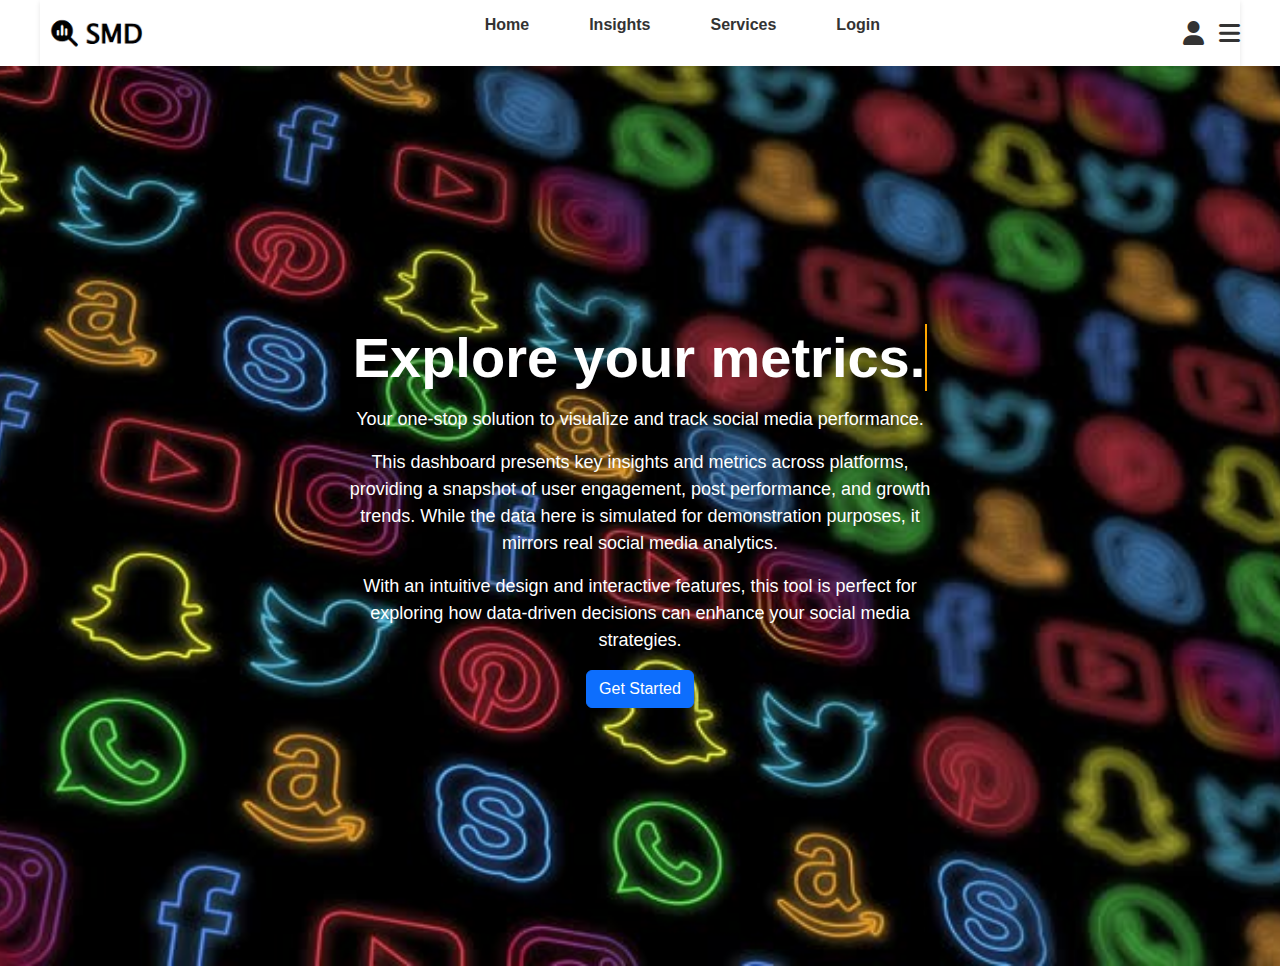
<file: index.html>
<!DOCTYPE html>
<html lang="en">
<head>
    <meta charset="UTF-8">
    <meta name="viewport" content="width=device-width, initial-scale=1.0">
    <title>Social Media Dashboard</title>
    <link rel="stylesheet" href="style.css">
    <link href="https://cdn.jsdelivr.net/npm/bootstrap@5.3.3/dist/css/bootstrap.min.css" rel="stylesheet" integrity="sha384-QWTKZyjpPEjISv5WaRU9OFeRpok6YctnYmDr5pNlyT2bRjXh0JMhjY6hW+ALEwIH" crossorigin="anonymous">
    <link rel="stylesheet" href="https://cdnjs.cloudflare.com/ajax/libs/font-awesome/6.7.2/css/all.min.css" integrity="sha512-Evv84Mr4kqVGRNSgIGL/F/aIDqQb7xQ2vcrdIwxfjThSH8CSR7PBEakCr51Ck+w+/U6swU2Im1vVX0SVk9ABhg==" crossorigin="anonymous" referrerpolicy="no-referrer" />
</head>
<body>
    <header>
        <nav class="navbar">
            <div class="nav-logo">
                <img src="logo.png" alt="Logo">
            </div>
            <ul class="nav-menu">
                <li><a href="#">Home</a></li>
                <li><a href="services.html">Insights</a></li>
                <li><a href="services.html">Services</a></li>
                <li><a href="login.html">Login</a></li>
            </ul>
            <div class="nav-user">
                <i class="fa-solid fa-user"></i>
                <i class="fa-solid fa-bars"></i>
            </div>
        </nav>
    </header>
    
    <section class="hero-section">
        <div class="hero-content">
            <h1 class="typed-out">Explore your metrics.</h1>
            <p>Your one-stop solution to visualize and track social media performance.</p>
            <p>This dashboard presents key insights and metrics across platforms, providing a snapshot of user engagement, post performance, and growth trends. While the data here is simulated for demonstration purposes, it mirrors real social media analytics.</p>
            <p>With an intuitive design and interactive features, this tool is perfect for exploring how data-driven decisions can enhance your social media strategies.</p>
            <a class="btn btn-primary" href="services.html">Get Started</a>
        </div>
    </section>
</body>
</html>
</file>
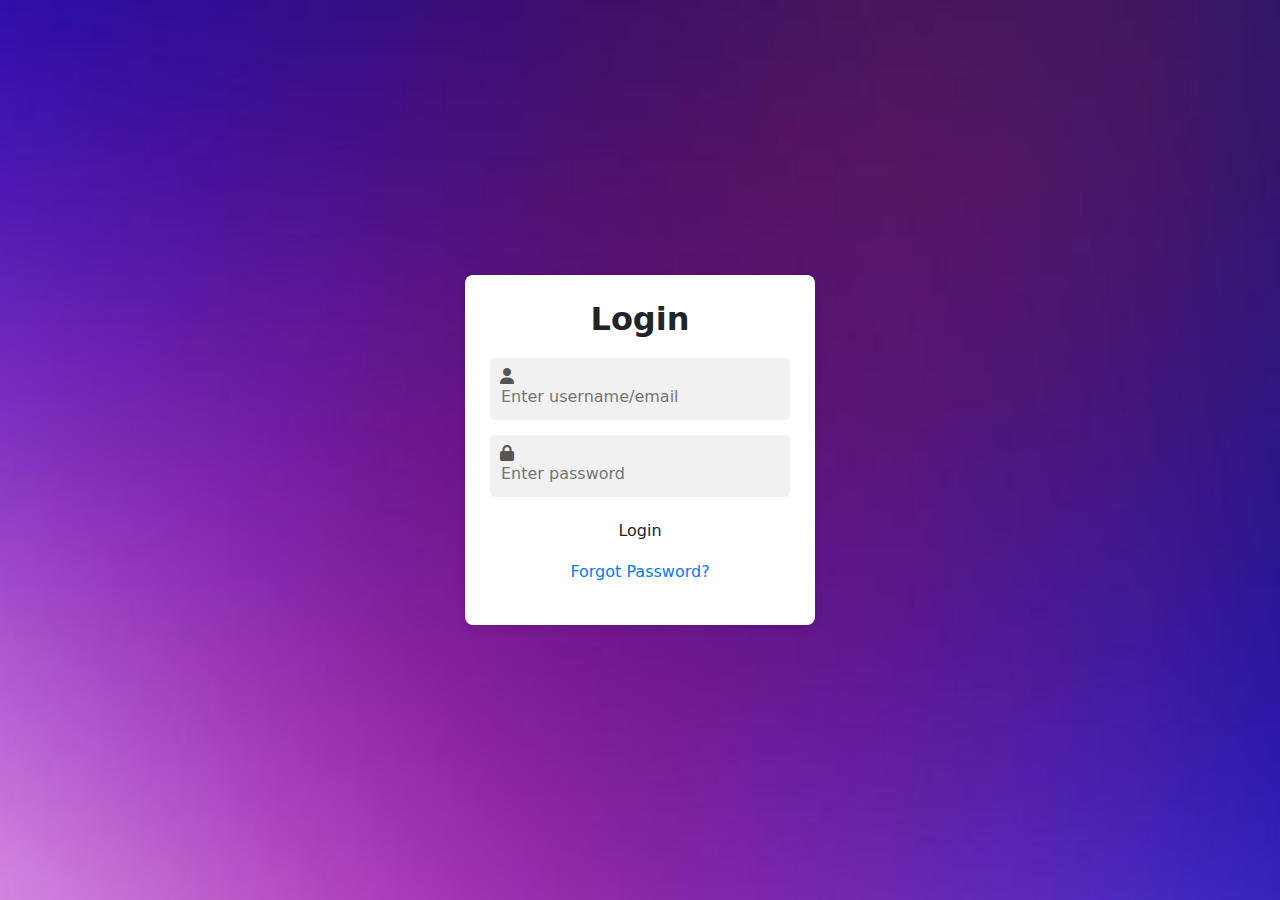
<file: login.html>
<!DOCTYPE html>
<html lang="en">
<head>
    <meta charset="UTF-8">
    <meta name="viewport" content="width=device-width, initial-scale=1.0">
    <title>Login Page</title>
    <link rel="stylesheet" href="login.css">
    <link href="https://cdn.jsdelivr.net/npm/bootstrap@5.3.3/dist/css/bootstrap.min.css" rel="stylesheet">
    <link rel="stylesheet" href="https://cdnjs.cloudflare.com/ajax/libs/font-awesome/6.7.2/css/all.min.css">
</head>
<body>
    <div class="login-container">
        <div class="login-box">
            <h2>Login</h2>
            <form>
                <div class="input-group">
                    <i class="fa-solid fa-user"></i>
                    <input type="text" placeholder="Enter username/email" required>
                </div>
                <div class="input-group">
                    <i class="fa-solid fa-lock"></i>
                    <input type="password" placeholder="Enter password" required>
                </div>
                <a href="dashboard.html" class="btn">Login</a>
                <p class="forgot-password"><a href="#">Forgot Password?</a></p>
            </form>
        </div>
    </div>
</body>
</html>
</file>
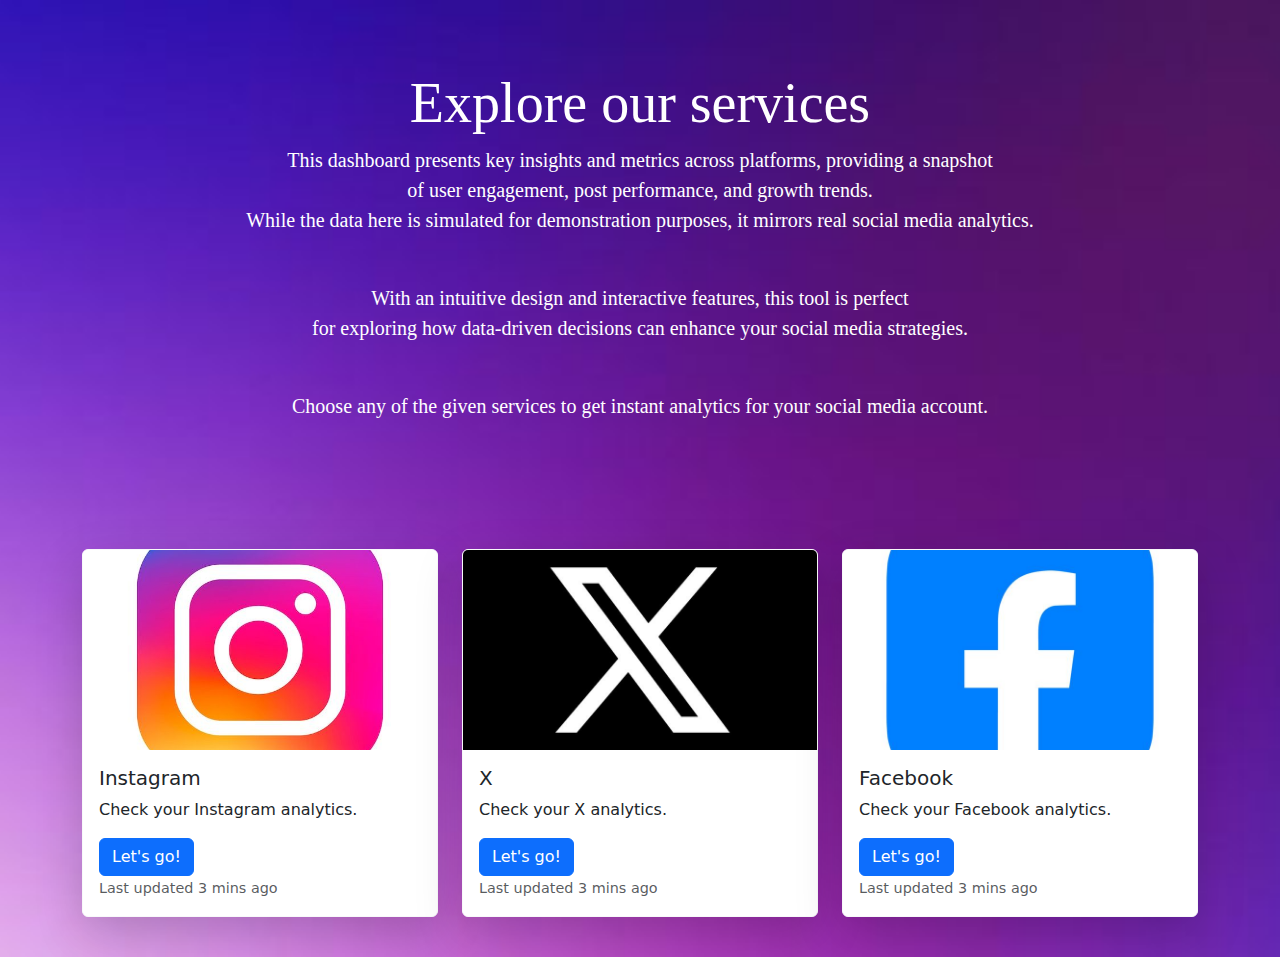
<file: services.html>
<!DOCTYPE html>
<html lang="en">
<head>
    <meta charset="UTF-8">
    <meta name="viewport" content="width=device-width, initial-scale=1.0">
    <title>Services</title>
    <link rel="stylesheet" href="services.css">
    <link href="https://cdn.jsdelivr.net/npm/bootstrap@5.3.3/dist/css/bootstrap.min.css" rel="stylesheet">
    <link rel="stylesheet" href="https://cdnjs.cloudflare.com/ajax/libs/font-awesome/6.7.2/css/all.min.css">
</head>
<body>
    <div class="main-text">
        <h1 class="display-4 text-center">Explore our services</h1>
        <p class="lead text-center mb-5">This dashboard presents key insights and metrics across platforms, providing a snapshot<br>of user engagement, post performance, and growth trends.<br>While the data here is simulated for demonstration purposes, it mirrors real social media analytics.</p>
        <p class="lead text-center mb-5">With an intuitive design and interactive features, this tool is perfect<br>for exploring how data-driven decisions can enhance your social media strategies.</p>
        <p class="lead text-center mb-5">Choose any of the given services to get instant analytics for your social media account.</p>
    </div>

    <div class="container">
        <div class="row row-cols-1 row-cols-md-3 g-4">
            <div class="col">
                <div class="card shadow-lg border-light rounded">
                    <img src="insta_logo.jpg" class="card-img-top" alt="Instagram logo">
                    <div class="card-body">
                        <h5 class="card-title">Instagram</h5>
                        <p class="card-text">Check your Instagram analytics.</p>
                        <a href="login.html" class="btn btn-primary">Let's go!</a>
                        <p class="card-text"><small class="text-muted">Last updated 3 mins ago</small></p>
                    </div>
                </div>
            </div>
            <div class="col">
                <div class="card shadow-lg border-light rounded">
                    <img src="x_logo.jpg" class="card-img-top" alt="X logo">
                    <div class="card-body">
                        <h5 class="card-title">X</h5>
                        <p class="card-text">Check your X analytics.</p>
                        <a href="login.html" class="btn btn-primary">Let's go!</a>
                        <p class="card-text"><small class="text-muted">Last updated 3 mins ago</small></p>
                    </div>
                </div>
            </div>
            <div class="col">
                <div class="card shadow-lg border-light rounded">
                    <img src="fb_logo.jpg" class="card-img-top" alt="Facebook logo">
                    <div class="card-body">
                        <h5 class="card-title">Facebook</h5>
                        <p class="card-text">Check your Facebook analytics.</p>
                        <a href="login.html" class="btn btn-primary">Let's go!</a>
                        <p class="card-text"><small class="text-muted">Last updated 3 mins ago</small></p>
                    </div>
                </div>
            </div>
        </div>
    </div>

    <script src="https://cdn.jsdelivr.net/npm/bootstrap@5.3.3/dist/js/bootstrap.bundle.min.js"></script>
</body>
</html>
</file>
<file: style.css>
* {
    margin: 0;
    padding: 0;
    box-sizing: border-box;
    font-family: Arial, sans-serif;
}

.navbar {
    display: flex;
    justify-content: space-between;
    align-items: center;
    padding: 15px 20px;
    background-color: #fff;
    box-shadow: 0 2px 5px rgba(0, 0, 0, 0.1);
    max-width: 1200px; /* Ensures the navbar doesn’t stretch too much */
    margin: 0 auto; /* Centers the navbar horizontally */
    width: 100%; /* Ensures responsiveness */
}

.nav-logo img {
    height: 50px;
}

.nav-menu {
    list-style: none;
    display: flex;
    gap: 60px;
}

.nav-menu li a {
    text-decoration: none;
    color: #333;
    font-weight: bold;
    transition: color 0.3s;
}

.nav-menu li a:hover {
    color: #007BFF;
}

.nav-user {
    font-size: 1.5rem;
    color: #333;
    display: flex;
    gap: 15px;
    cursor: pointer;
}

.hero-section {
    height: 100vh;
    background: url("background.jpg") no-repeat center center/cover;
    display: flex;
    align-items: center;
    justify-content: center;
    text-align: center;
    color: white;
    padding: 20px;
    position: relative;
}

.hero-content {
    max-width: 600px;
}

.hero-content h1 {
    font-size: 3.5rem;
    font-weight: bold;
    white-space: nowrap;
    overflow: hidden;
    border-right: 2px solid orange;
    text-align: center;
    display: inline-block;
    animation: typing 2s steps(20, end) forwards;
}

.hero-content p{
    font-size: 18px;
}

@keyframes typing {
    from { width: 0 }
    to { width: 100% }
}
</file>
<file: login.css>
body {
    display: flex;
    justify-content: center;
    align-items: center;
    height: 100vh;
    background: url("login_background.jpg") no-repeat center center/cover;
    font-family: Arial, sans-serif;
}

.login-container {
    display: flex;
    justify-content: center;
    align-items: center;
    height: 100%;
}

.login-box {
    background: white;
    padding: 25px;
    border-radius: 8px;
    box-shadow: 0px 4px 10px rgba(0, 0, 0, 0.1);
    width: 350px;
    text-align: center;
}

.login-box h2 {
    margin-bottom: 20px;
    font-weight: bold;
}

.input-group {
    display: flex;
    align-items: center;
    background: #f1f1f1;
    padding: 10px;
    border-radius: 5px;
    margin-bottom: 15px;
}

.input-group i {
    margin-right: 10px;
    color: #555;
}

.input-group input {
    border: none;
    background: none;
    width: 100%;
    outline: none;
}

.btn {
    background: #007bff;
    color: white;
    padding: 10px;
    border: none;
    border-radius: 5px;
    width: 100%;
    cursor: pointer;
    font-size: 16px;
}

.btn:hover {
    background: #0056b3;
}

.forgot-password {
    margin-top: 10px;
}

.forgot-password a {
    color: #007bff;
    text-decoration: none;
}
</file>
<file: services.css>
.main-text {
    display: flex;
    flex-direction: column;
    align-items: center;
    justify-content: center;
    padding: 50px 20px;
    text-align: center;
    margin-bottom: 30px;
    color: white;
    font-family: Georgia, 'Times New Roman', Times, serif;
}

body {
    padding: 20px;
    background-image: url("services_background.jpg");
    background-size: cover;
}

.card {
    transition: transform 0.3s ease, box-shadow 0.3s ease;
}

.card:hover {
    transform: translateY(-10px);
    box-shadow: 0 8px 15px rgba(0, 0, 0, 0.1);
}

.card-img-top {
    object-fit: cover;
    height: 200px;
    width: 100%;
}

.row-cols-md-3 .col {
    margin-bottom: 20px;
}

.card-text small {
    font-size: 0.9rem;
    color: white;
}

.btn-primary {
    background-color: #007bff;
    border-color: #007bff;
}

.btn-primary:hover {
    background-color: #0056b3;
    border-color: #004085;
}
</file>
